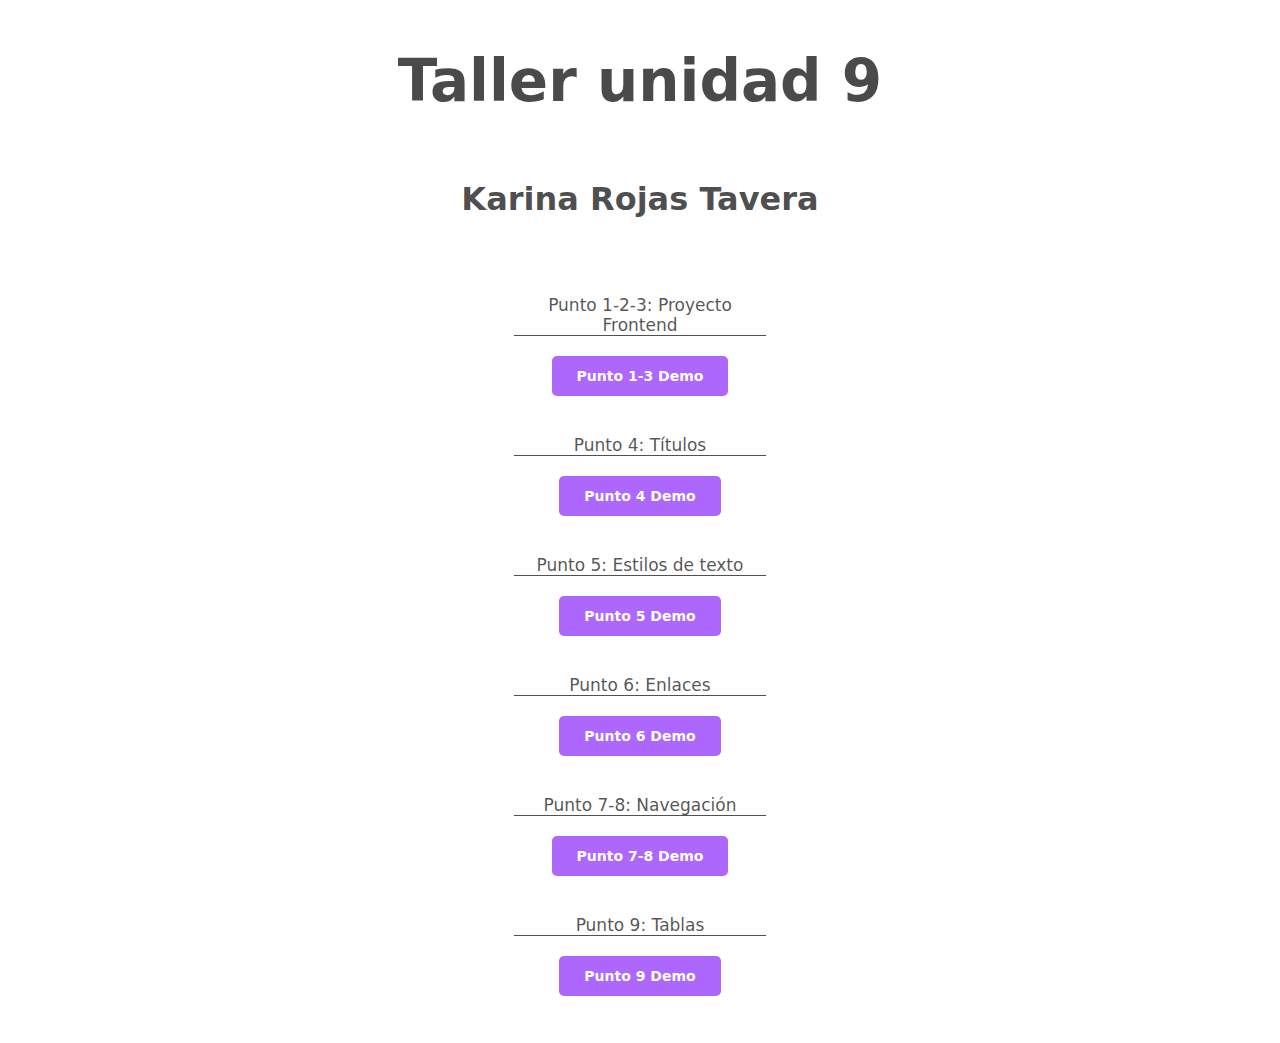
<file: index.html>
<!DOCTYPE html>
<html lang="en">
<head>
  <meta charset="UTF-8">
  <meta http-equiv="X-UA-Compatible" content="IE=edge">
  <meta name="viewport" content="width=device-width, initial-scale=1.0">
  <title>Taller Unidad 9 menu</title>
  <link rel="stylesheet" href="./styles/styles.css">
</head>
<body> 
  <div>
    <h1> Taller unidad 9</h1>
    <h2>Karina Rojas Tavera</h2>
    <nav>
      <ul>
        <li>
          <p>
            Punto 1-2-3: Proyecto Frontend
          </p>
          <a href="./puntos1al3/index.html">
            Punto 1-3 Demo
          </a>
        </li>
        <li>
          <p>
            Punto 4: Títulos
          </p> 
          <a href="./punto-4/index.html">
            Punto 4 Demo
          </a>
        </li>
        <li>
          <p>
            Punto 5: Estilos de texto
          </p>
          <a href="./punto5/index.html">
            Punto 5 Demo
          </a>
        </li>
        <li>
          <p>
            Punto 6: Enlaces
          </p>
          <a href="./punto-6/index.html">
            Punto 6 Demo
          </a>
        </li>
        <li>
          <p>
            Punto 7-8: Navegación
          </p>
          <a href="./punto-7-8/index.html">
            Punto 7-8 Demo
          </a>
        </li>
        <li>
          <p>
            Punto 9: Tablas
          </p>
          <a href="./punto-9/index.html">
            Punto 9 Demo
          </a>
        </li>
      </ul>
    </nav>
  </div> 
</body>
</html>
</file>
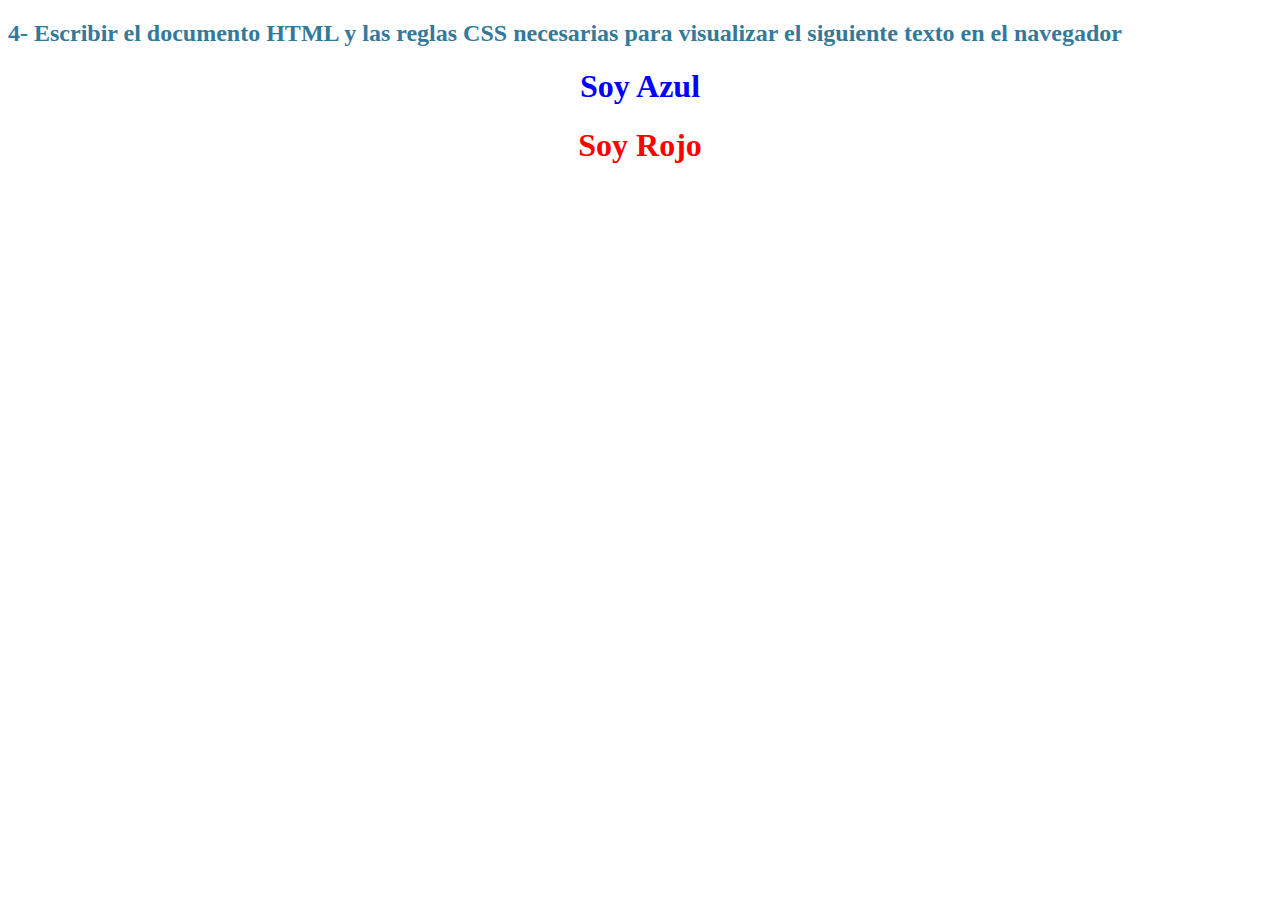
<file: punto-4/index.html>
<!DOCTYPE html>
<html lang="en">
<head>
    <meta charset="UTF-8">
    <meta http-equiv="X-UA-Compatible" content="IE=edge">
    <meta name="viewport" content="width=device-width, initial-scale=1.0">
    <title>Punto 4</title>
    <link rel="stylesheet" href="./estilos/styles-punto-4.css">
</head>
<body> 
        <h2>
            4- Escribir el documento HTML y las reglas CSS necesarias
             para visualizar el siguiente texto en el navegador
        </h2>
    
        
    <!-- TITULOS -->
    
    <h1 class="titulo_azul">Soy Azul</h1>
    <h1 class="titulo_rojo">Soy Rojo</h1>
     


    


   
     
 
     

    


    
</body>
</html>
</file>
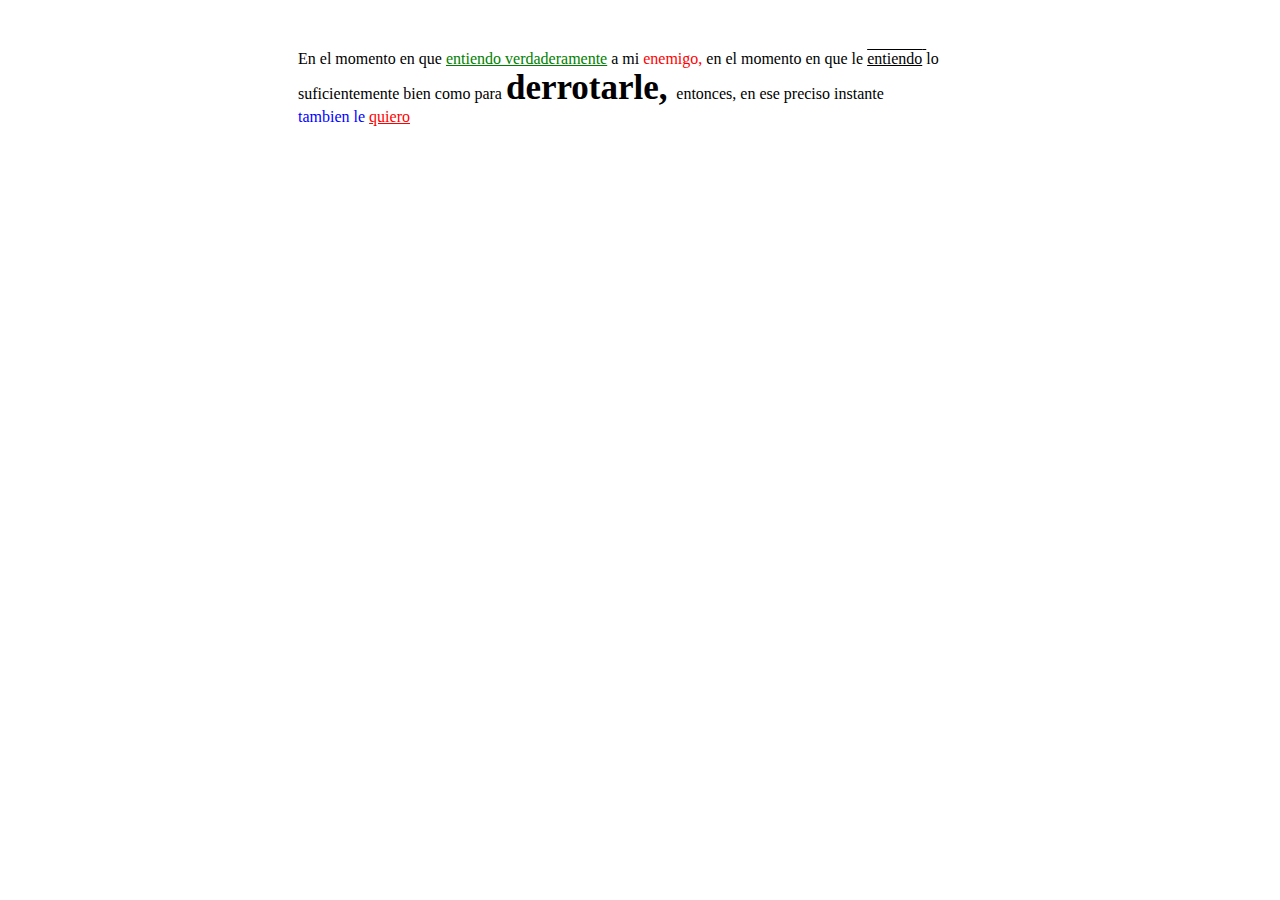
<file: Punto-5/index.html>
<!DOCTYPE html>
<html lang="en">
<head>
    <meta charset="UTF-8">
    <meta http-equiv="X-UA-Compatible" content="IE=edge">
    <meta name="viewport" content="width=device-width, initial-scale=1.0">
    <link rel="stylesheet" href="./estilos/styles-punto5.css">
    <title>Punto 5</title>
</head>
<body>
    <!--lISTA ORDENA POR LETAS ASCENDENTES
    <h2>
        5- Escribir el documento HTML y las reglas CSS necesarias 
        para visualizar el siguiente texto en el navegador
    </h2>
                        
        <img  
        src="./imagenes/imagen punto 5.png" 
        alt="imgen5"
        width="900px" 
        height="200px"
        >
    /* 
    -->

        
<DIV>
    <span>En el momento en que</span>
    <u class="ponerverde">entiendo verdaderamente</u>
    <span >a mi</span>
    <span class="ponerrojo">enemigo,</span>
    <span>en el momento en que le</span>
    <span class="en_medio"><u>entiendo</u> </span> 
    <span>lo suficientemente bien como para</span>
    <span class="aumen-letra">
        <strong>
            derrotarle,
        </strong>
    </span>
    <span>entonces, en ese preciso instante</span> <br>
    <span class="asig-azul">tambien le</span>
    <u class="asig-rojo">quiero</u>   
</DIV>
    
</body>
</html>
</file>
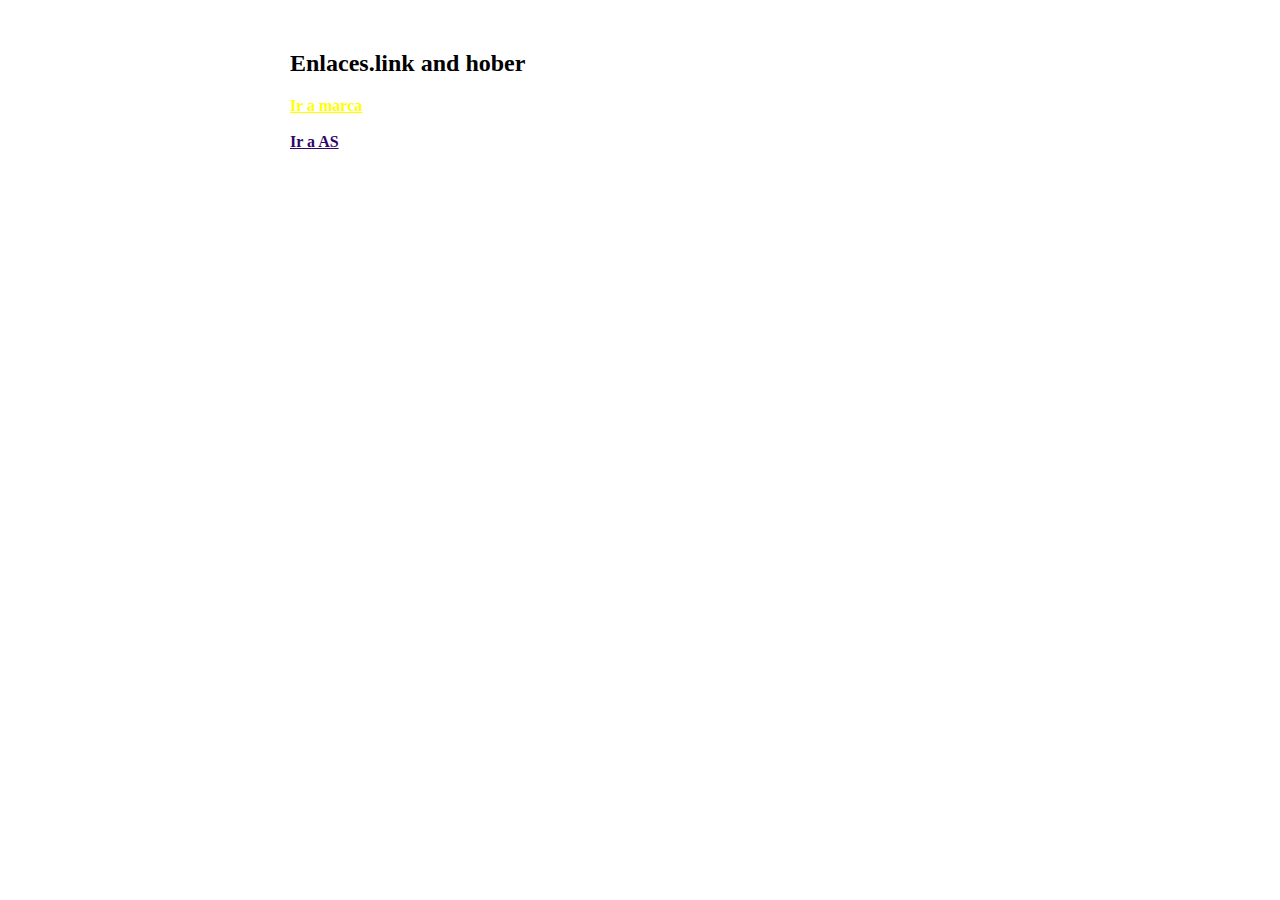
<file: punto-6/index.html>
<!DOCTYPE html>
<html lang="en">
<head>
    <meta charset="UTF-8">
    <meta http-equiv="X-UA-Compatible" content="IE=edge">
    <meta name="viewport" content="width=device-width, initial-scale=1.0">
    <link rel="stylesheet" href="./estilos/styles-punto6.css">
    <title>punto 6</title>
</head>
<body>
    <h2>
    Enlaces.link and hober    
    </h2>

    <DIV>
    
    <a href="./" id="amarillo"> <strong> Ir a marca</strong> </a> <br> <br>
    <a href="./"id="azul"> <strong> Ir a AS </strong></a>

    </DIV>
    
    
</body>
</html>
</file>
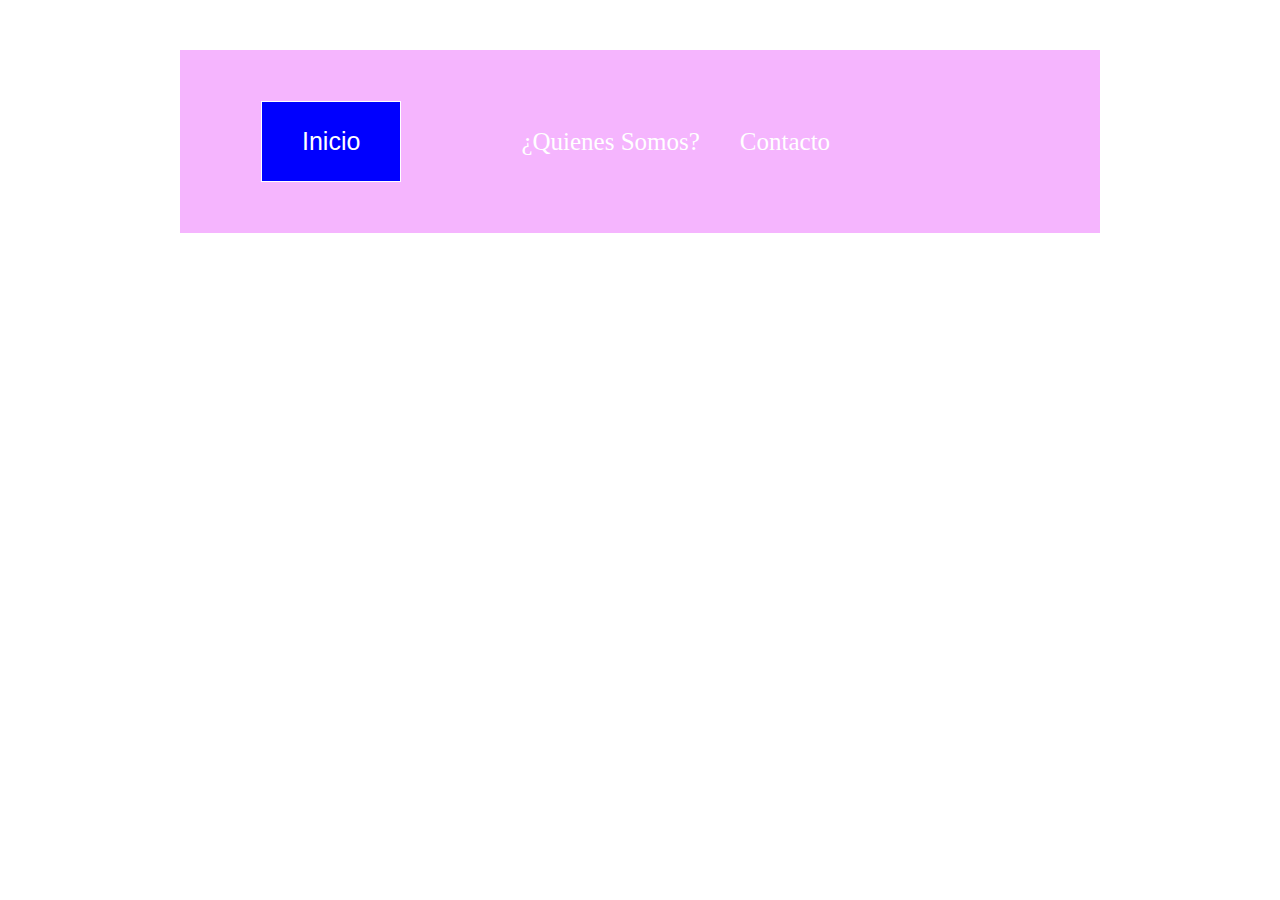
<file: punto-7-8/index.html>
<!DOCTYPE html>
<html lang="en">
<head>
    <meta charset="UTF-8">
    <meta http-equiv="X-UA-Compatible" content="IE=edge">
    <meta name="viewport" content="width=device-width, initial-scale=1.0">
    <link rel="stylesheet" href="./estilos/styles-punto7y8.css">
    <title>Puntos 7-8</title>
</head>
<body>

<nav>

    <button class="boton">Inicio</button>
    <ul>¿Quienes Somos?</ul>
    <ul>Contacto</ul>

</nav>

    
</body>
</html>
</file>
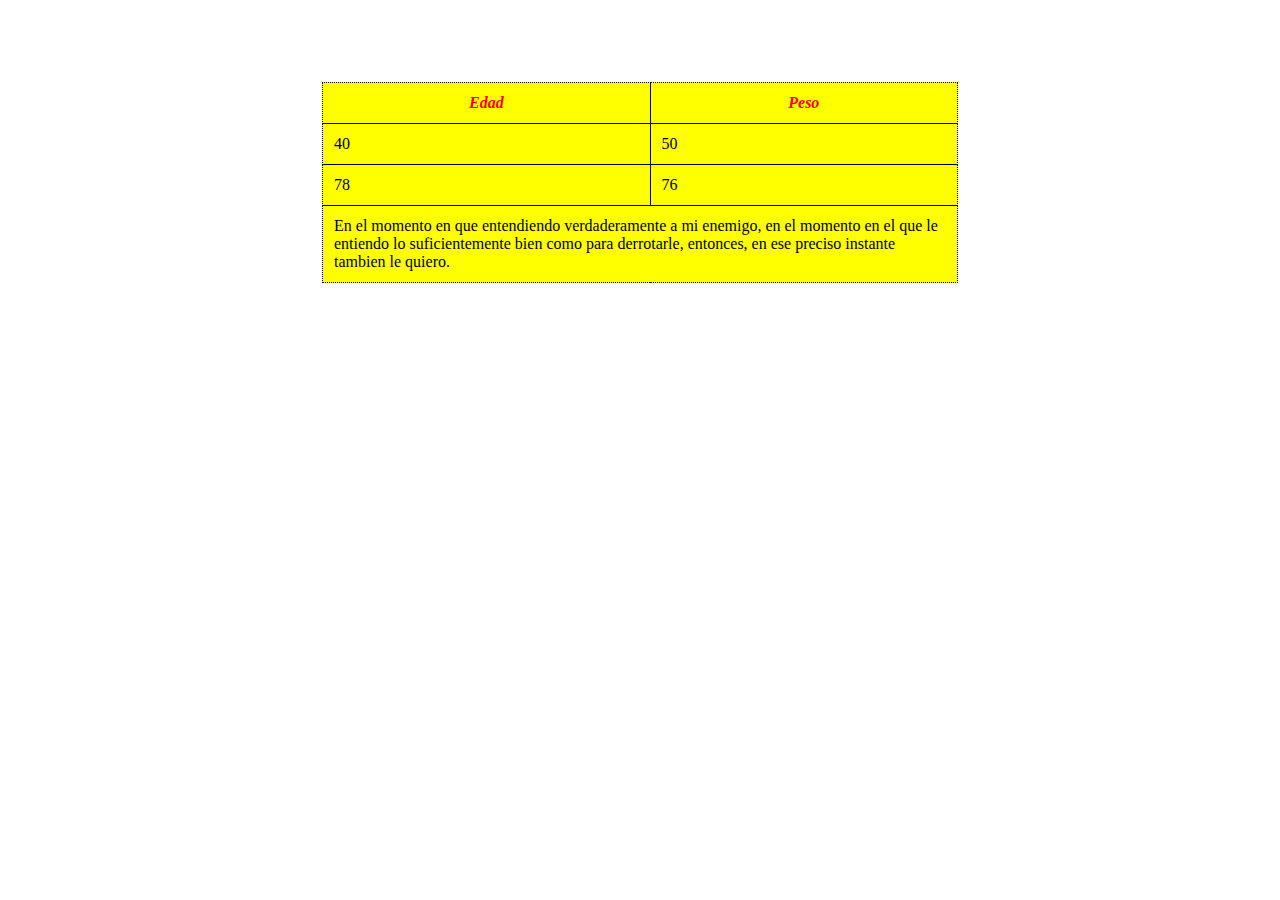
<file: punto-9/index.html>
<!DOCTYPE html>
<html lang="en">
<head>
    <meta charset="UTF-8">
    <meta http-equiv="X-UA-Compatible" content="IE=edge">
    <meta name="viewport" content="width=device-width, initial-scale=1.0">
    <link rel="stylesheet" href="./estilos/styles-punto9.css">
    <title>Punto 9</title>
</head>
<body>

    <table class="Matriz"border="1">
        <tr>
            <th class="Cabecera"> Edad</th>
            <th class="Cabecera">Peso</th>
        </tr>
        <tr>
            <td class="Data">40</td>
            <td class="Data">50</td>
        </tr>
        <tr>
            <td class="Data">78</td>
            <td class="Data">76</td>
        </tr>
        <tr>
            <td class="Info"colspan="2">En el momento en que entendiendo verdaderamente a mi enemigo, en el momento en el que le entiendo lo suficientemente bien como para derrotarle, entonces, en ese preciso instante tambien le quiero.</td>
        </tr>
    </table>
    
    
</body>
</html>
</file>
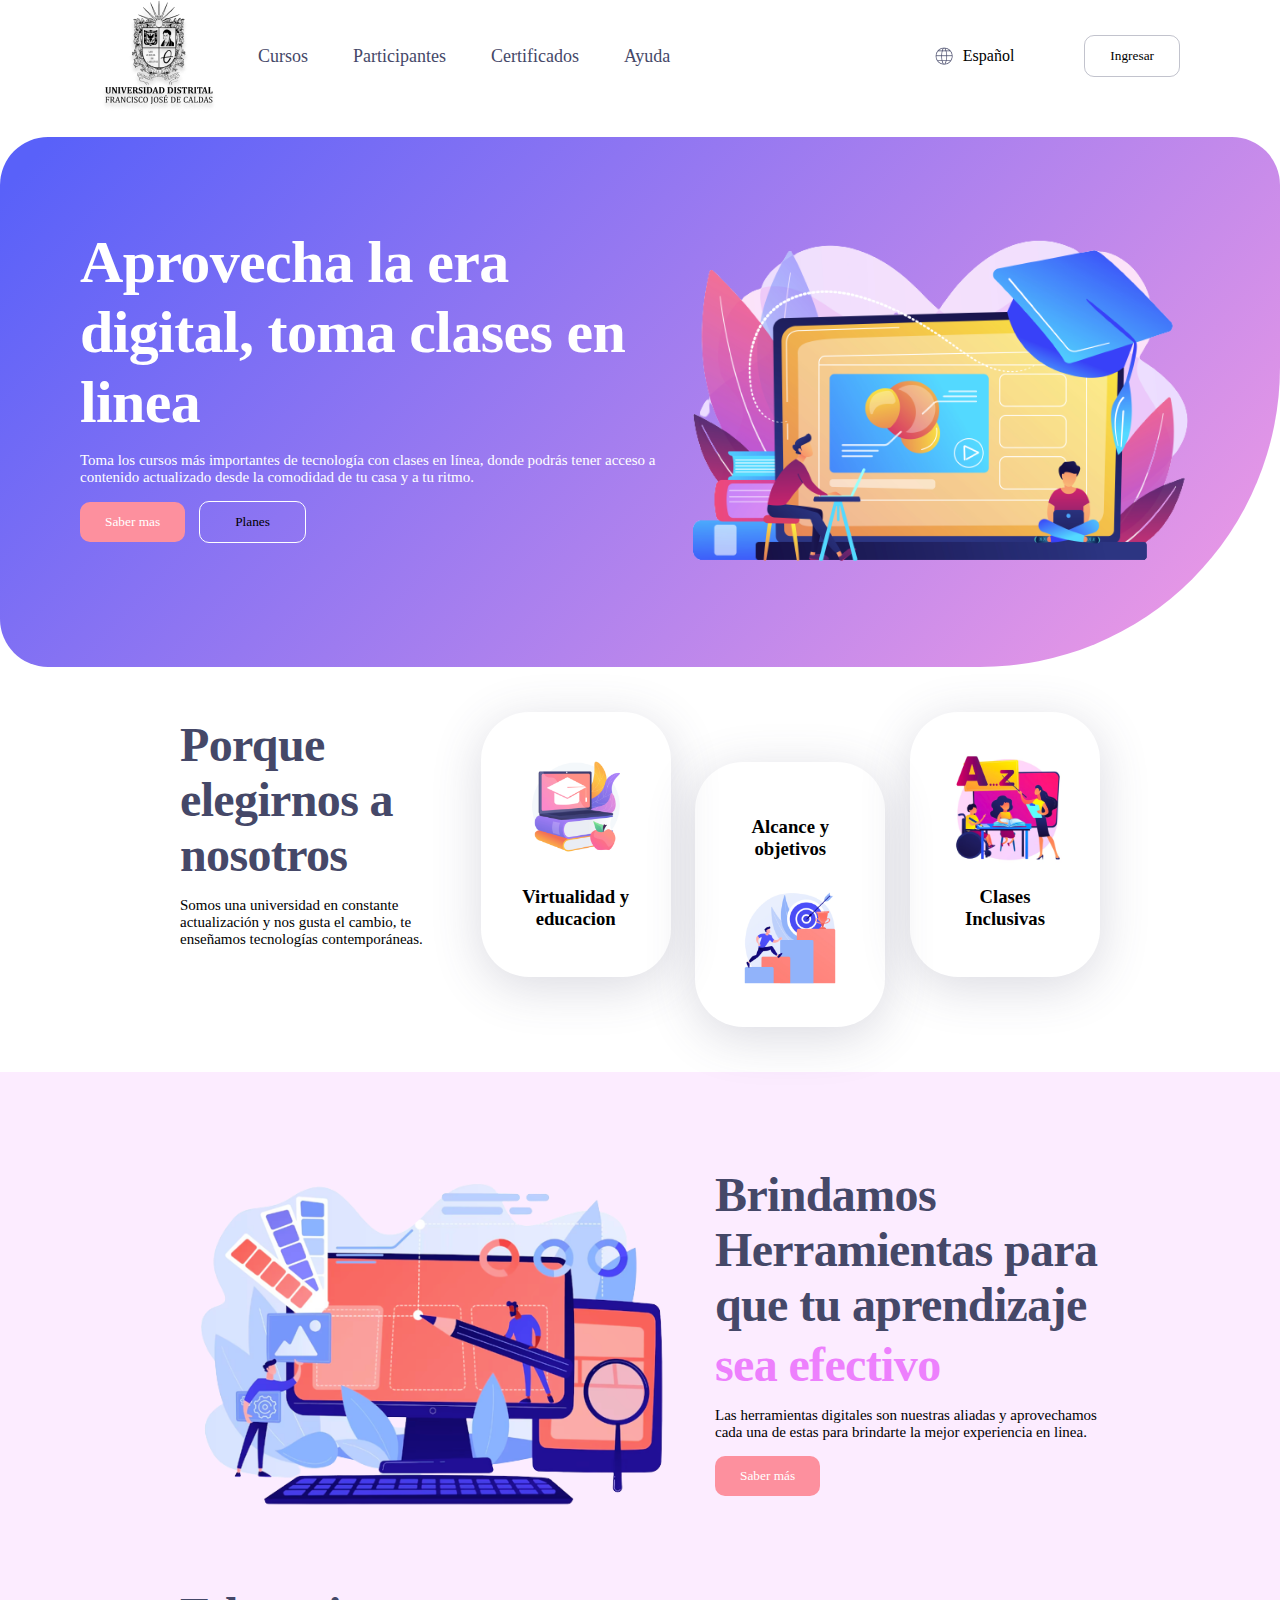
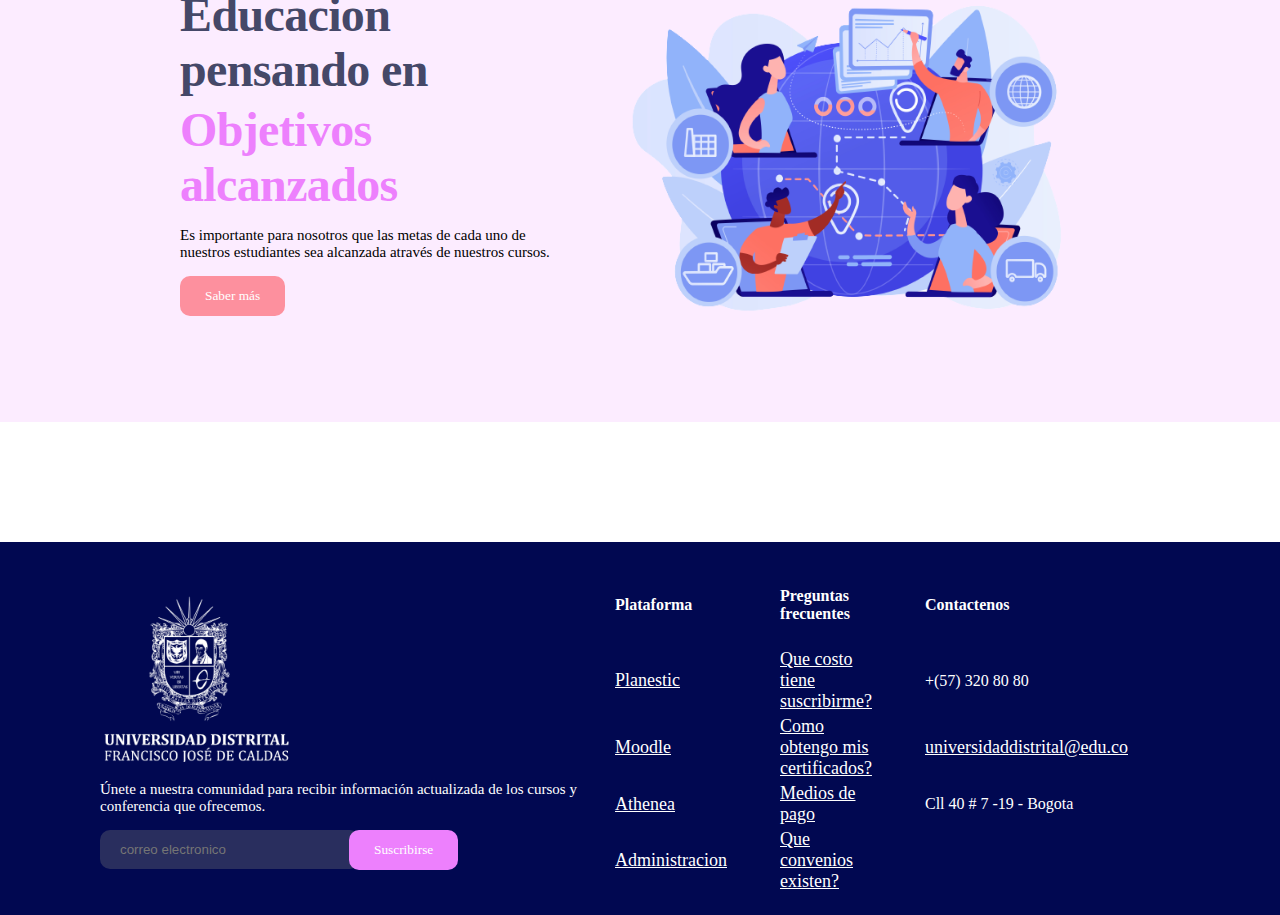
<file: PUNTOS1-3/Index.html>
<!DOCTYPE html>
<html lang="en">
<head>
  <meta charset="UTF-8">
  <meta http-equiv="X-UA-Compatible" content="IE=edge">
  <meta name="viewport" content="width=device-width, initial-scale=1.0">
  <title>UD Atenea Cursos</title>
  <link rel="stylesheet" href="https://indestructibletype.com/fonts/Jost.css" type="text/css" charset="utf-8" />
  <link rel="stylesheet" href="./styles/global-styles.css">
  <link rel="stylesheet" href="./styles/header-styles.css">
  <link rel="stylesheet" href="./styles/banner-styles.css">
  <link rel="stylesheet" href="./styles/section-1-styles.css">
  <link rel="stylesheet" href="./styles/section-2-styles.css">
  <link rel="stylesheet" href="./styles/footer-styles.css">
  </head>
<body>
  <header>
    <div class="header__navigation">
      <img 
      src="./Pulic/Images/header-logo.png" 
      alt="main-logo">
      <nav>
        <ul>
          <li><a href="#banner">Cursos</a></li>
          <li><a href="#section-1">Participantes</a></li>
          <li><a href="#section-2">Certificados</a></li>
          <li><a href="#footer">Ayuda</a></li>
        </ul>
      </nav>
    </div>
    <div class="header__settings">
      <div>
        <img 
        src="./Pulic/Images/header-world.png" 
        alt="world">
        <span>Español</span>
      </div>
      <button>Ingresar</button>
    </div>
  </header>
  <main>
    <section id="banner">
      <div>
        <div>
          <h1>Aprovecha la era digital, toma clases en linea</h1>
          <p>
            Toma los cursos más importantes de tecnología con
            clases en línea, donde podrás tener acceso a contenido
            actualizado desde la comodidad de tu casa y a tu ritmo.
          </p>
        </div>
        <div>
          <button class="button--orange">Saber mas</button>
          <button class="button--white">Planes</button>
        </div>
      </div>
      <img 
      src="./Pulic/Images/banner-online.png" 
      alt="Online-education" 
      width="550px" 
      height="350px">
    </section>
    <section id="section-1">
      <div class="section-1__info">
        <h2>Porque elegirnos a nosotros</h2>
        <p>
          Somos una universidad en constante actualización y nos
          gusta el cambio, te enseñamos tecnologías contemporáneas.
        </p>
      </div>
      <div class="section-1__card">
        <img 
        src="./Pulic/Images/section1-education.png" 
        alt="education" 
        width="120px" 
        height="120px">
        <h3>Virtualidad y educacion</h3>
      </div>
      <div class="section-1__card section-1__card-down">
        <h3>Alcance y objetivos</h3>
        <img 
        src="./Pulic/Images/section1-goals.png" 
        alt="goals" 
        width="120px" 
        height="120px">
      </div>
      <div class="section-1__card">
        <img 
        src="./Pulic/Images/section1-teach.png" 
        alt="teach" 
        width="120px" 
        height="120px">
        <h3>Clases Inclusivas</h3>
      </div>
    </section>
    <section id="section-2">
      <div class="section-2__info">
        <img 
        src="./Pulic/Images/section2-tools.png" 
        alt="tools" 
        width="500px" 
        height="350px"
        >
        <div>
          <h2>Brindamos Herramientas para que tu aprendizaje</h2>
          <h2 class="section-2__bub-pink">sea efectivo</h2>
          <p>
            Las herramientas digitales son nuestras aliadas y
            aprovechamos cada una de estas para brindarte la mejor
            experiencia en linea.
          </p>
          <button class="button--orange">Saber más</button>
        </div>
      </div>
      <div class="section-2__info">
        <div>
          <h2>Educacion pensando en</h2>
          <h2 class="section-2__bub-pink">Objetivos alcanzados</h2>
          <p>
            Es importante para nosotros que las metas de cada uno de
            nuestros estudiantes sea alcanzada através de nuestros cursos.
          </p>
          <button class="button--orange">Saber más</button>
        </div>
        <img 
        src="./Pulic/Images/section2-goals.png" 
        alt="goals" 
        width="500px" 
        height="350px"
        >
      </div>
    </section>
  </main>
  <footer id="footer">
    <div>
      <img src="./Pulic/Images/footer-logo.png" alt="footer-logo" width="200px" height="175px">
      <div>
        <p>
          Únete a nuestra comunidad para recibir información
          actualizada de los cursos y conferencia que ofrecemos.
        </p>
        <form method="post">
          <input type="email" name="user_name" id="email" placeholder="correo electronico">
          <button class="button--pink">Suscribirse</button>
        </form>
      </div>
    </div>
    <div>
      <table>
        <tr>
          <th>Plataforma</th>
          <th>Preguntas frecuentes</th>
          <th>Contactenos</th>
        </tr>
        <tr>
          <td><a href="">Planestic</a></td>
          <td><a href="">Que costo tiene suscribirme?</a></td>
          <td>+(57) 320 80 80</td>
        </tr>
        <tr>
          <td><a href="">Moodle</a></td>
          <td><a href="">Como obtengo mis certificados?</a></td>
          <td><a href="">universidaddistrital@edu.co</a></td>
        </tr>
        <tr>
          <td><a href="">Athenea</a></td>
          <td><a href="">Medios de pago</a></td>
          <td>Cll 40 # 7 -19 - Bogota</td>
        </tr>
        <tr>
          <td><a href="">Administracion</a></td>
          <td><a href="">Que convenios existen?</a></td>
        </tr>
      </table>
    </div>
  </footer>
</body>
</html>
</file>
<file: styles/styles.css>
body {
  text-align: center;
  color: #000000b5;
  font-family: system-ui, -apple-system;
}

body, div {
  display: flex;
  justify-content: center;
  align-items: center;
}

div {
  flex-direction: column;
  width: 50%;
  height: 50%;
  text-align: center;
}

h1 {
  font-size: 58px;
}

h2 {
  font-size: 32px;
}

nav {
  width: 40%;
}

ul {
  padding: 0;
  text-align: center;
  list-style: none;
}

li {
  margin: 50px 0;
}

p {
  margin: 40px 0 30px;
  color: #000000ae;
  font-size: 17px;
  border-bottom: 1px solid;
}

a {
  padding: 12px 25px;
  color: #ffffff;
  background-color: #a354fde2;
  border: none;
  border-radius: 5px;
  font-family: system-ui, -apple-system;
  font-size: 14px;
  font-weight: bold;
  text-decoration: none;
  cursor: pointer;
}

a:hover {
  background-color: #e87537e2;
}
</file>
<file: punto-4/estilos/styles-punto-4.css>
h2{
    color: rgb(51, 121, 153);
}

.titulo_rojo {
    color: red;
    display: flex;
    align-items: center;
    justify-content: center;

}

.titulo_azul{
    color: blue;
    display: flex;
    align-items: center;
    justify-content: center;
    
}
</file>
<file: Punto-5/estilos/styles-punto5.css>
div {
    margin: 50px 290px;
    
}


.ponerverde {

    color: green
}

.ponerrojo {

    color: red
}

.en_medio {

    text-decoration-line: overline;
}

.aumen-letra  {

    font-size: 35px;
}

.asig-azul {

    color: blue;
}

.asig-rojo {

    color: red
}
</file>
<file: punto-6/estilos/styles-punto6.css>
body {
    margin: 50px 290px;
   
    }
#amarillo {
    color: yellow;
    justify-content: center;
}

#azul {
    color: rgb(48, 5, 105);
    justify-content: center;
   
    }
</file>
<file: punto-7-8/estilos/styles-punto7y8.css>
body {
    margin: 50px 80px;

}

.boton {
    margin: 50px 80px;
    background-color: blue;
    color: #fff;
    padding: 25px 40px;
    font-size: 25px;
    border: 1px solid;
}

nav {
    padding: 1px;
    background-color: #ee80fd94;
    margin: 25px 100px;
    display: flex;
    align-items: center;
    font-size: 25px;
    color: #fff;
}
</file>
<file: punto-9/estilos/styles-punto9.css>
*{
    margin: 20px 100px;
    padding: 11px;
    box-sizing: border-box;
}
.Matriz{
    background: yellow;
    border: 1px dotted black;
    border-collapse: collapse
}

.Cabecera{
    color: red;
    font-style: italic;

}
</file>
<file: PUNTOS1-3/styles/global-styles.css>
/*ESTILOS GLOBALES*/
body {
    margin: 0px;
}

a {
    font-family: 'Jost';
    font-size: 18px;
}

button {
    padding: 12px 25px;
    font-family: 'Jost';
    font-family: bold;
    border-radius: 10px;
    cursor: pointer;    
}

.button--orange {
    margin-right: 10px;
    background-color: #fd909e;
    color: #fff;
    border: none;
}

p {
    font-family: 'Jost';
    font-weight: 300px;
    font-size: 15px;    
}

h2 {
    margin: 5px 0px;  
    color: #454868; 
    font-family: 'Jost';
    font-size: 48px;
    line-height: 55px;
    letter-spacing: -0.64px;    
}
</file>
<file: PUNTOS1-3/styles/header-styles.css>
/*ESTILOS HEADER*/
header{
    display: flex;
    justify-content: space-between;
    margin: 0px 100px;
}

.header__navigation{
    display: flex ;
    align-items: center;
}

.header__navigation nav ul{
    display: flex;
    gap: 45px;
    list-style: none;
}

.header__navigation nav ul li a {
    text-decoration: none;
    color: #454868;
}

.header__settings{
    display: flex;
    align-items: center;
    gap: 70px;
}

.header__settings div {
    display: flex;
    align-items: center;
    gap: 10px;
    font-size: 'Jost';
    font-size: 16px;
    font-weight: 400;    
}

.header__settings button {
   background-color: transparent;
   border: 1px solid #45486854;
}
</file>
<file: PUNTOS1-3/styles/banner-styles.css>
/*ESTILOS BANNER*/

#banner{
    display: flex;
    margin: 25px 100px;
    padding: 90px 80px;
    background: linear-gradient(313.18deg, #EE9AE5 3.28%, #5961F9 97.04%);
    border-radius: 48px 48px 300px 48px;
}

h1 {
    margin: 0px;
    color: #fff;
    font-family: 'Jost';
    font-size: 60px;
    font-weight: 600;   
    line-height: 70px;
    letter-spacing: -0.64px;    
 }

 #banner{
    margin: 25px 0px;
    color: #fff;
}

.button--white {
    padding: 12px 35px;
    background-color: transparent;
    color: white transparent;
    border: 1px solid #fff; 
}
</file>
<file: PUNTOS1-3/styles/section-1-styles.css>
/*ESTILOS SECCION 1*/

#section-1 {
    display: flex;
    justify-content: space-between;
    margin: 25px 100px;
    padding: 20px 80px;
}

.section-1__info {
    width: 30%;    
}

.section-1__info h2 p {
    color: #454868; 
    text-align: justify;
}

.section-1__card {
    display: flex;    
    flex-direction: column;
    align-items: center;
    justify-content: space-between;
    width: min-content;

    height: 195px;
    padding: 35px;
    border-radius: 48px;
    box-shadow: 0px 10px 50px #45486833;
    text-align: center; 
}

.section-1__card-down {
    margin-top: 50px ;  /*aqui me quede*/
}

section-1__card h3 {
    font-family: 'Jost';
    color: #454868;
    font-size: 18px;
    line-height: 20px;
    letter-spacing: -0.64px;
    text-align: center;
}
</file>
<file: PUNTOS1-3/styles/section-2-styles.css>
#section-2 {
    padding: 20PX 180px;
    background: #ed80fd26;
}

.section-2__info {
    display: flex;
    gap: 35px;
    margin: 70px 0px;
}

.section-2__bub-pink {
    color: #ed80fd;
}
</file>
<file: PUNTOS1-3/styles/footer-styles.css>
#footer {
    display: flex;
    justify-content: space-between;
    align-items: center;

    margin-top: 120px;
    padding: 20px 100px;
    background-color: #010851;
    color: #fff;
}

.footer__info {
    width: 35%;
}

input {
    width:220px ;
    padding: 12px 20px;
    margin-right: -015px;
    border: none;
    border-radius: 10px;
    background-color: #45486899
    ;
}

.button--pink {
    background-color: #ed80fd;
    color: #fff;
    border: none;
}

table {
    font-family: 'Jost';
    text-align: left;
}

tr{
    height: 40px;
}

th{
    height: 80px;
}

td{
    padding-right: 50px;
}

td a {
   color: #fff;    
}
</file>
